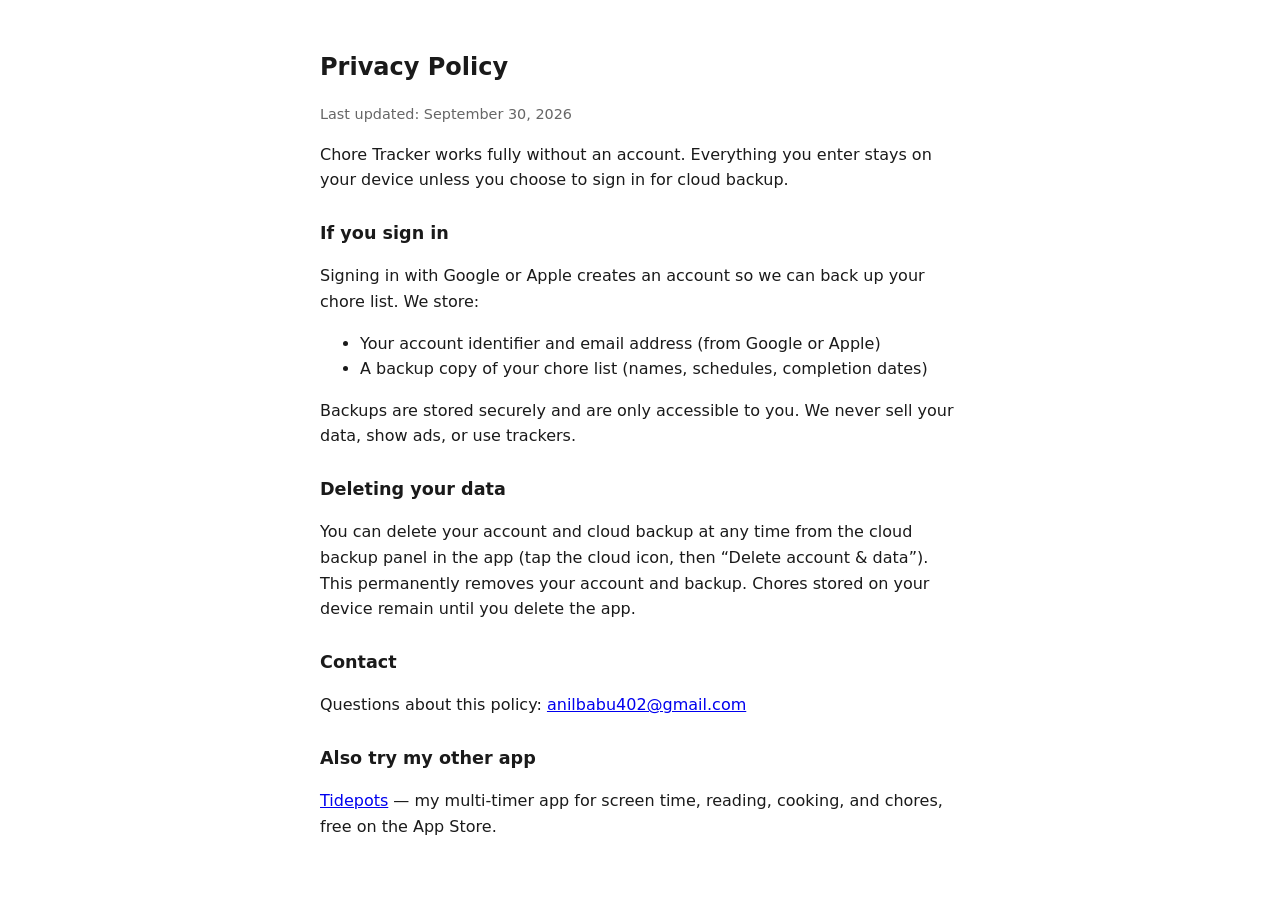
<file: chorezen-privacy.html>
<!DOCTYPE html>
<html lang="en">
<head>
<meta charset="utf-8">
<meta name="viewport" content="width=device-width, initial-scale=1">
<title>Privacy Policy — Chore Tracker</title>
<style>
  body { font-family: -apple-system, system-ui, sans-serif; max-width: 640px; margin: 0 auto; padding: 32px 20px; line-height: 1.6; color: #1a1a1a; }
  h1 { font-size: 1.5rem; }
  h2 { font-size: 1.1rem; margin-top: 1.5em; }
  .updated { color: #666; font-size: 0.9rem; }
</style>
</head>
<body>
<h1>Privacy Policy</h1>
<p class="updated">Last updated: September 30, 2026</p>
<p>Chore Tracker works fully without an account. Everything you enter stays on your device unless you choose to sign in for cloud backup.</p>
<h2>If you sign in</h2>
<p>Signing in with Google or Apple creates an account so we can back up your chore list. We store:</p>
<ul>
  <li>Your account identifier and email address (from Google or Apple)</li>
  <li>A backup copy of your chore list (names, schedules, completion dates)</li>
</ul>
<p>Backups are stored securely and are only accessible to you. We never sell your data, show ads, or use trackers.</p>
<h2>Deleting your data</h2>
<p>You can delete your account and cloud backup at any time from the cloud backup panel in the app (tap the cloud icon, then “Delete account &amp; data”). This permanently removes your account and backup. Chores stored on your device remain until you delete the app.</p>
<h2>Contact</h2>
<p>Questions about this policy: <a href="mailto:anilbabu402@gmail.com">anilbabu402@gmail.com</a></p>
<h2>Also try my other app</h2>
<p><a href="https://apps.apple.com/us/app/tidepots/id6817502877">Tidepots</a> — my multi-timer app for screen time, reading, cooking, and chores, free on the App Store.</p>
</body>
</html>
</file>
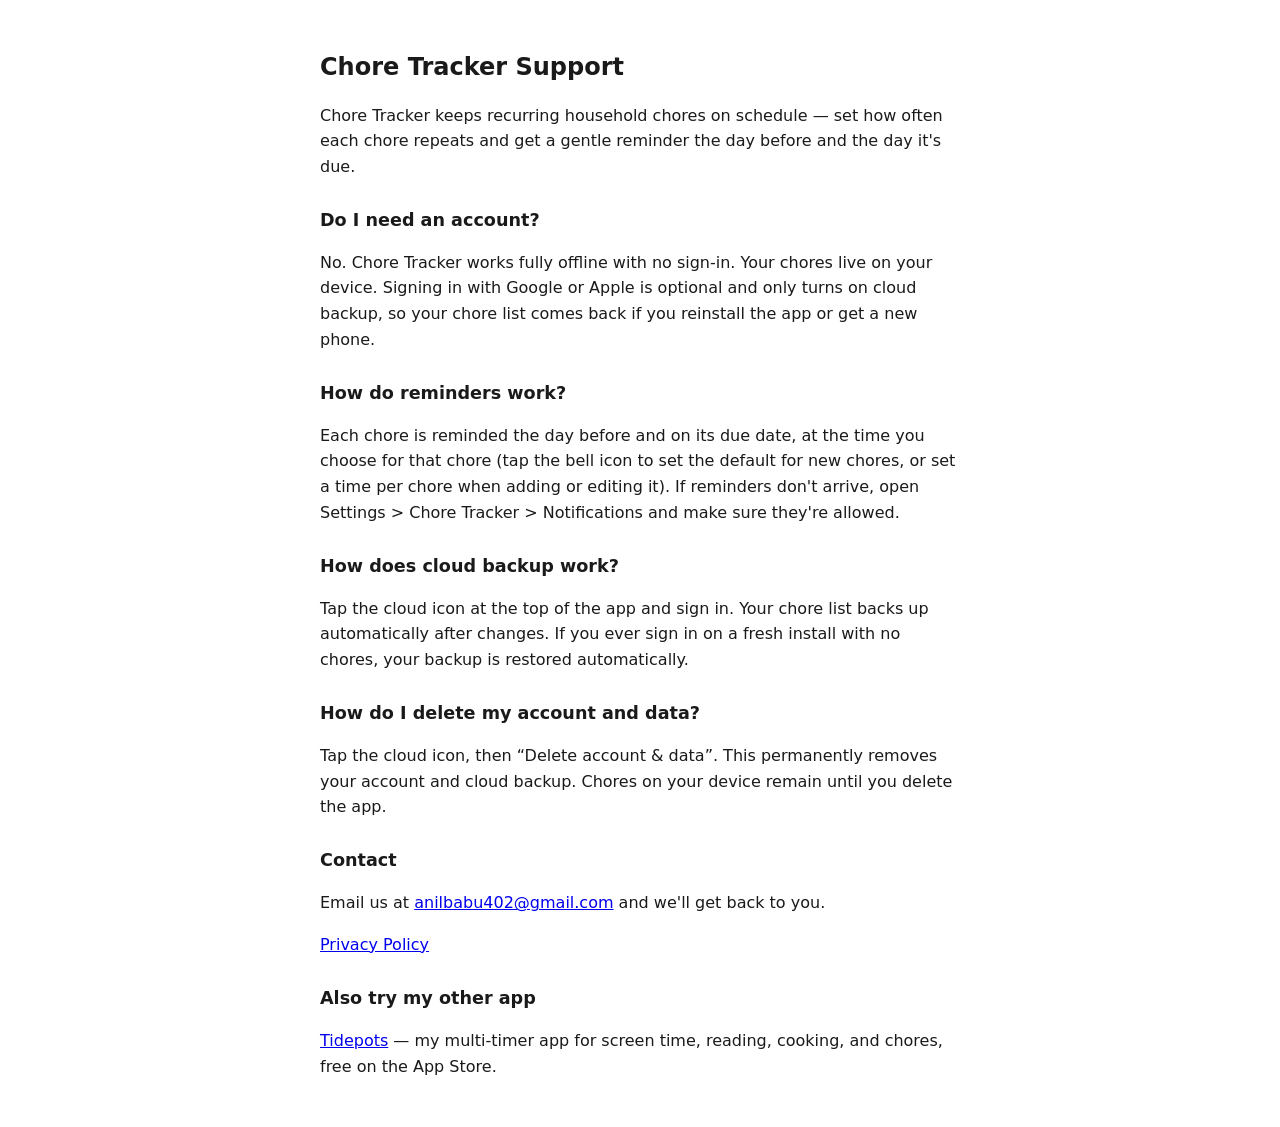
<file: chorezen-support.html>
<!DOCTYPE html>
<html lang="en">
<head>
<meta charset="utf-8">
<meta name="viewport" content="width=device-width, initial-scale=1">
<title>Support — Chore Tracker</title>
<style>
  body { font-family: -apple-system, system-ui, sans-serif; max-width: 640px; margin: 0 auto; padding: 32px 20px; line-height: 1.6; color: #1a1a1a; }
  h1 { font-size: 1.5rem; }
  h2 { font-size: 1.1rem; margin-top: 1.5em; }
</style>
</head>
<body>
<h1>Chore Tracker Support</h1>
<p>Chore Tracker keeps recurring household chores on schedule — set how often each chore repeats and get a gentle reminder the day before and the day it's due.</p>
<h2>Do I need an account?</h2>
<p>No. Chore Tracker works fully offline with no sign-in. Your chores live on your device. Signing in with Google or Apple is optional and only turns on cloud backup, so your chore list comes back if you reinstall the app or get a new phone.</p>
<h2>How do reminders work?</h2>
<p>Each chore is reminded the day before and on its due date, at the time you choose for that chore (tap the bell icon to set the default for new chores, or set a time per chore when adding or editing it). If reminders don't arrive, open Settings &gt; Chore Tracker &gt; Notifications and make sure they're allowed.</p>
<h2>How does cloud backup work?</h2>
<p>Tap the cloud icon at the top of the app and sign in. Your chore list backs up automatically after changes. If you ever sign in on a fresh install with no chores, your backup is restored automatically.</p>
<h2>How do I delete my account and data?</h2>
<p>Tap the cloud icon, then “Delete account &amp; data”. This permanently removes your account and cloud backup. Chores on your device remain until you delete the app.</p>
<h2>Contact</h2>
<p>Email us at <a href="mailto:anilbabu402@gmail.com">anilbabu402@gmail.com</a> and we'll get back to you.</p>
<p><a href="chorezen-privacy.html">Privacy Policy</a></p>
<h2>Also try my other app</h2>
<p><a href="https://apps.apple.com/us/app/tidepots/id6817502877">Tidepots</a> — my multi-timer app for screen time, reading, cooking, and chores, free on the App Store.</p>
</body>
</html>
</file>
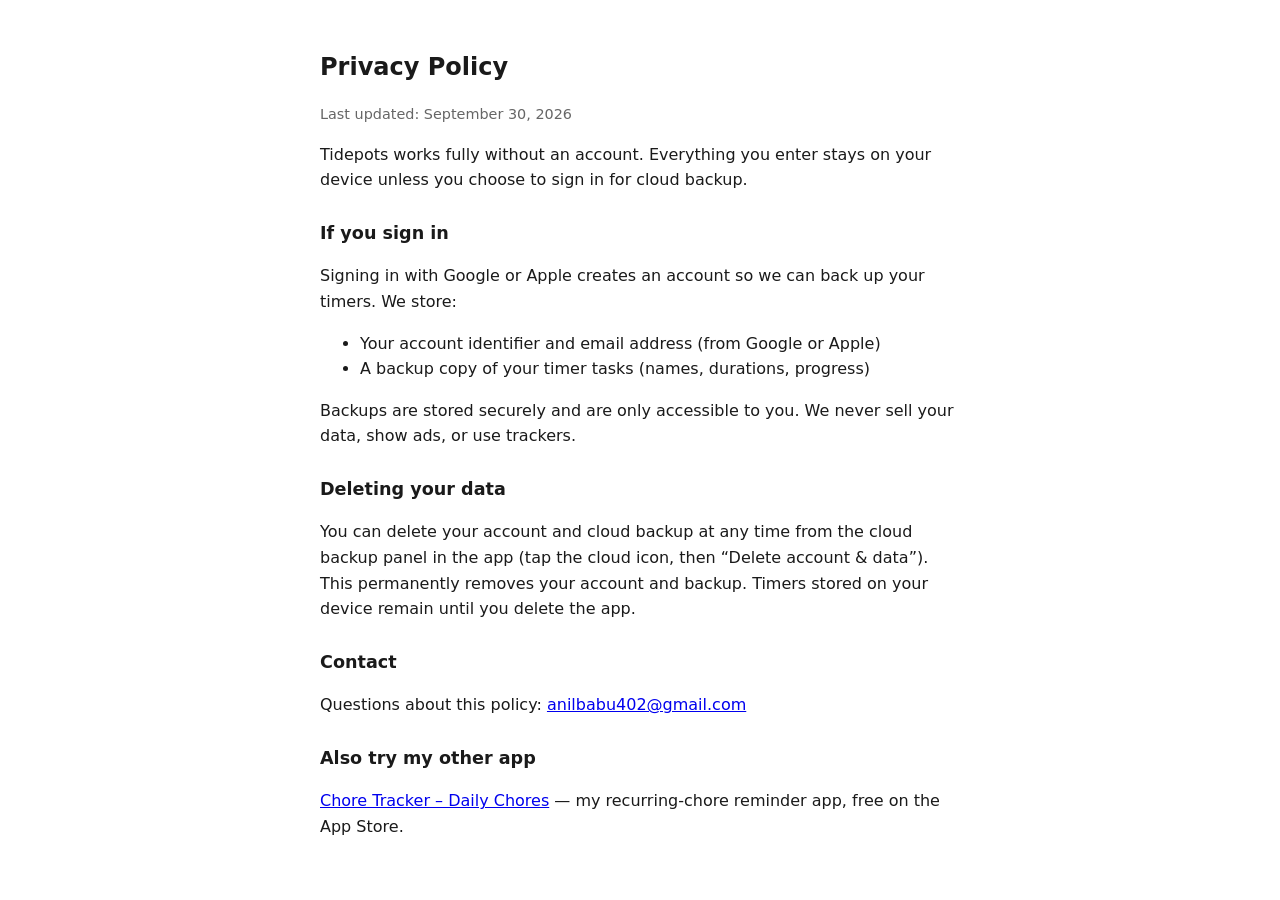
<file: tidepots-privacy.html>
<!DOCTYPE html>
<html lang="en">
<head>
<meta charset="utf-8">
<meta name="viewport" content="width=device-width, initial-scale=1">
<title>Privacy Policy — Tidepots</title>
<style>
  body { font-family: -apple-system, system-ui, sans-serif; max-width: 640px; margin: 0 auto; padding: 32px 20px; line-height: 1.6; color: #1a1a1a; }
  h1 { font-size: 1.5rem; }
  h2 { font-size: 1.1rem; margin-top: 1.5em; }
  .updated { color: #666; font-size: 0.9rem; }
</style>
</head>
<body>
<h1>Privacy Policy</h1>
<p class="updated">Last updated: September 30, 2026</p>
<p>Tidepots works fully without an account. Everything you enter stays on your device unless you choose to sign in for cloud backup.</p>
<h2>If you sign in</h2>
<p>Signing in with Google or Apple creates an account so we can back up your timers. We store:</p>
<ul>
  <li>Your account identifier and email address (from Google or Apple)</li>
  <li>A backup copy of your timer tasks (names, durations, progress)</li>
</ul>
<p>Backups are stored securely and are only accessible to you. We never sell your data, show ads, or use trackers.</p>
<h2>Deleting your data</h2>
<p>You can delete your account and cloud backup at any time from the cloud backup panel in the app (tap the cloud icon, then “Delete account &amp; data”). This permanently removes your account and backup. Timers stored on your device remain until you delete the app.</p>
<h2>Contact</h2>
<p>Questions about this policy: <a href="mailto:anilbabu402@gmail.com">anilbabu402@gmail.com</a></p>
<h2>Also try my other app</h2>
<p><a href="https://apps.apple.com/us/app/chore-tracker-daily-chores/id6817500630">Chore Tracker – Daily Chores</a> — my recurring-chore reminder app, free on the App Store.</p>
</body>
</html>
</file>
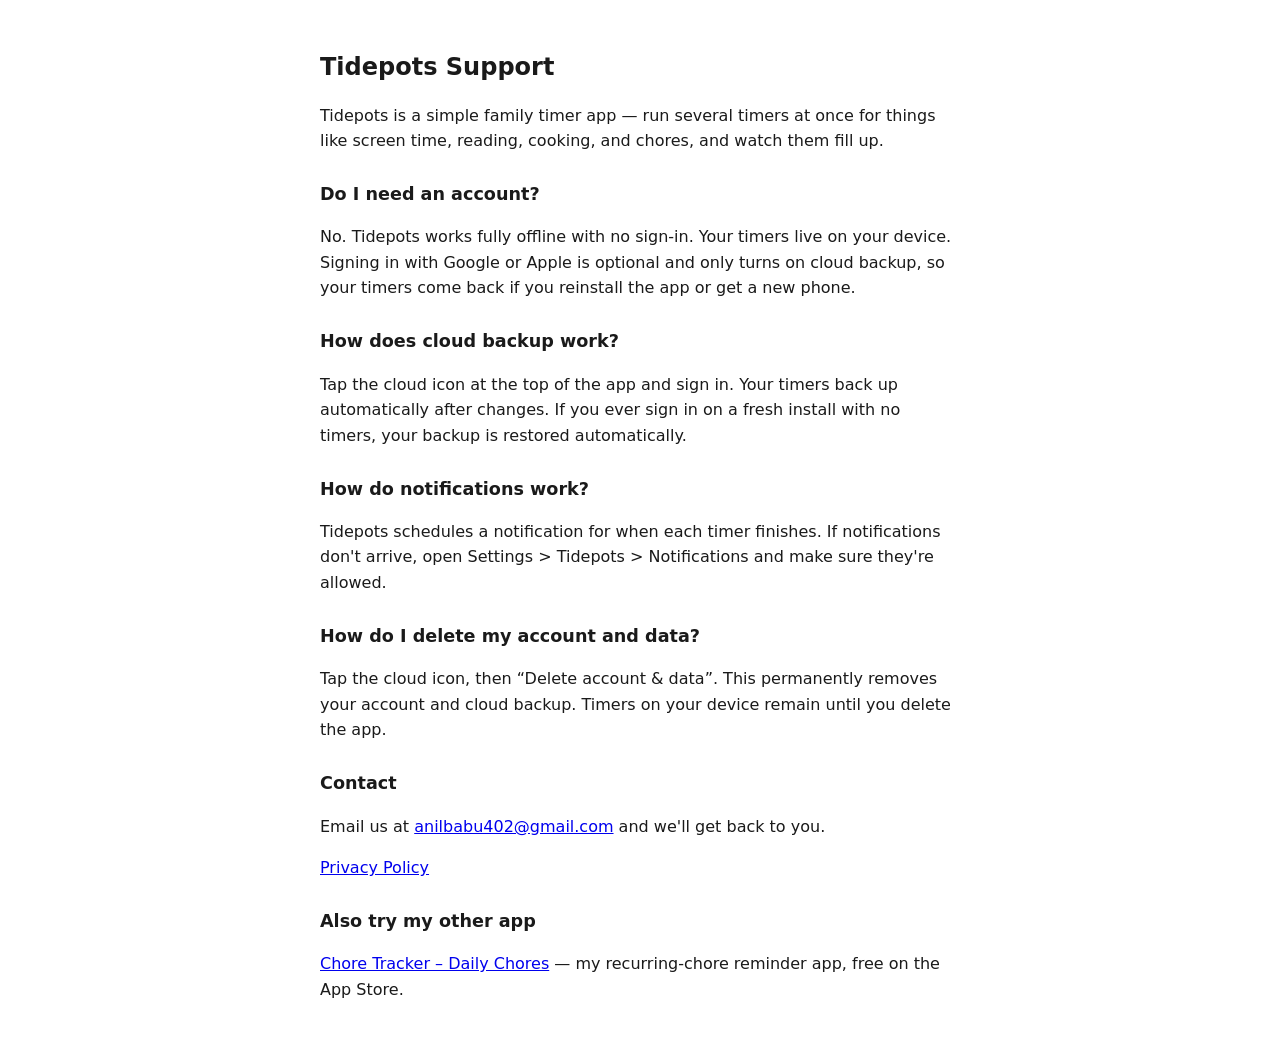
<file: tidepots-support.html>
<!DOCTYPE html>
<html lang="en">
<head>
<meta charset="utf-8">
<meta name="viewport" content="width=device-width, initial-scale=1">
<title>Support — Tidepots</title>
<style>
  body { font-family: -apple-system, system-ui, sans-serif; max-width: 640px; margin: 0 auto; padding: 32px 20px; line-height: 1.6; color: #1a1a1a; }
  h1 { font-size: 1.5rem; }
  h2 { font-size: 1.1rem; margin-top: 1.5em; }
</style>
</head>
<body>
<h1>Tidepots Support</h1>
<p>Tidepots is a simple family timer app — run several timers at once for things like screen time, reading, cooking, and chores, and watch them fill up.</p>
<h2>Do I need an account?</h2>
<p>No. Tidepots works fully offline with no sign-in. Your timers live on your device. Signing in with Google or Apple is optional and only turns on cloud backup, so your timers come back if you reinstall the app or get a new phone.</p>
<h2>How does cloud backup work?</h2>
<p>Tap the cloud icon at the top of the app and sign in. Your timers back up automatically after changes. If you ever sign in on a fresh install with no timers, your backup is restored automatically.</p>
<h2>How do notifications work?</h2>
<p>Tidepots schedules a notification for when each timer finishes. If notifications don't arrive, open Settings &gt; Tidepots &gt; Notifications and make sure they're allowed.</p>
<h2>How do I delete my account and data?</h2>
<p>Tap the cloud icon, then “Delete account &amp; data”. This permanently removes your account and cloud backup. Timers on your device remain until you delete the app.</p>
<h2>Contact</h2>
<p>Email us at <a href="mailto:anilbabu402@gmail.com">anilbabu402@gmail.com</a> and we'll get back to you.</p>
<p><a href="tidepots-privacy.html">Privacy Policy</a></p>
<h2>Also try my other app</h2>
<p><a href="https://apps.apple.com/us/app/chore-tracker-daily-chores/id6817500630">Chore Tracker – Daily Chores</a> — my recurring-chore reminder app, free on the App Store.</p>
</body>
</html>
</file>
